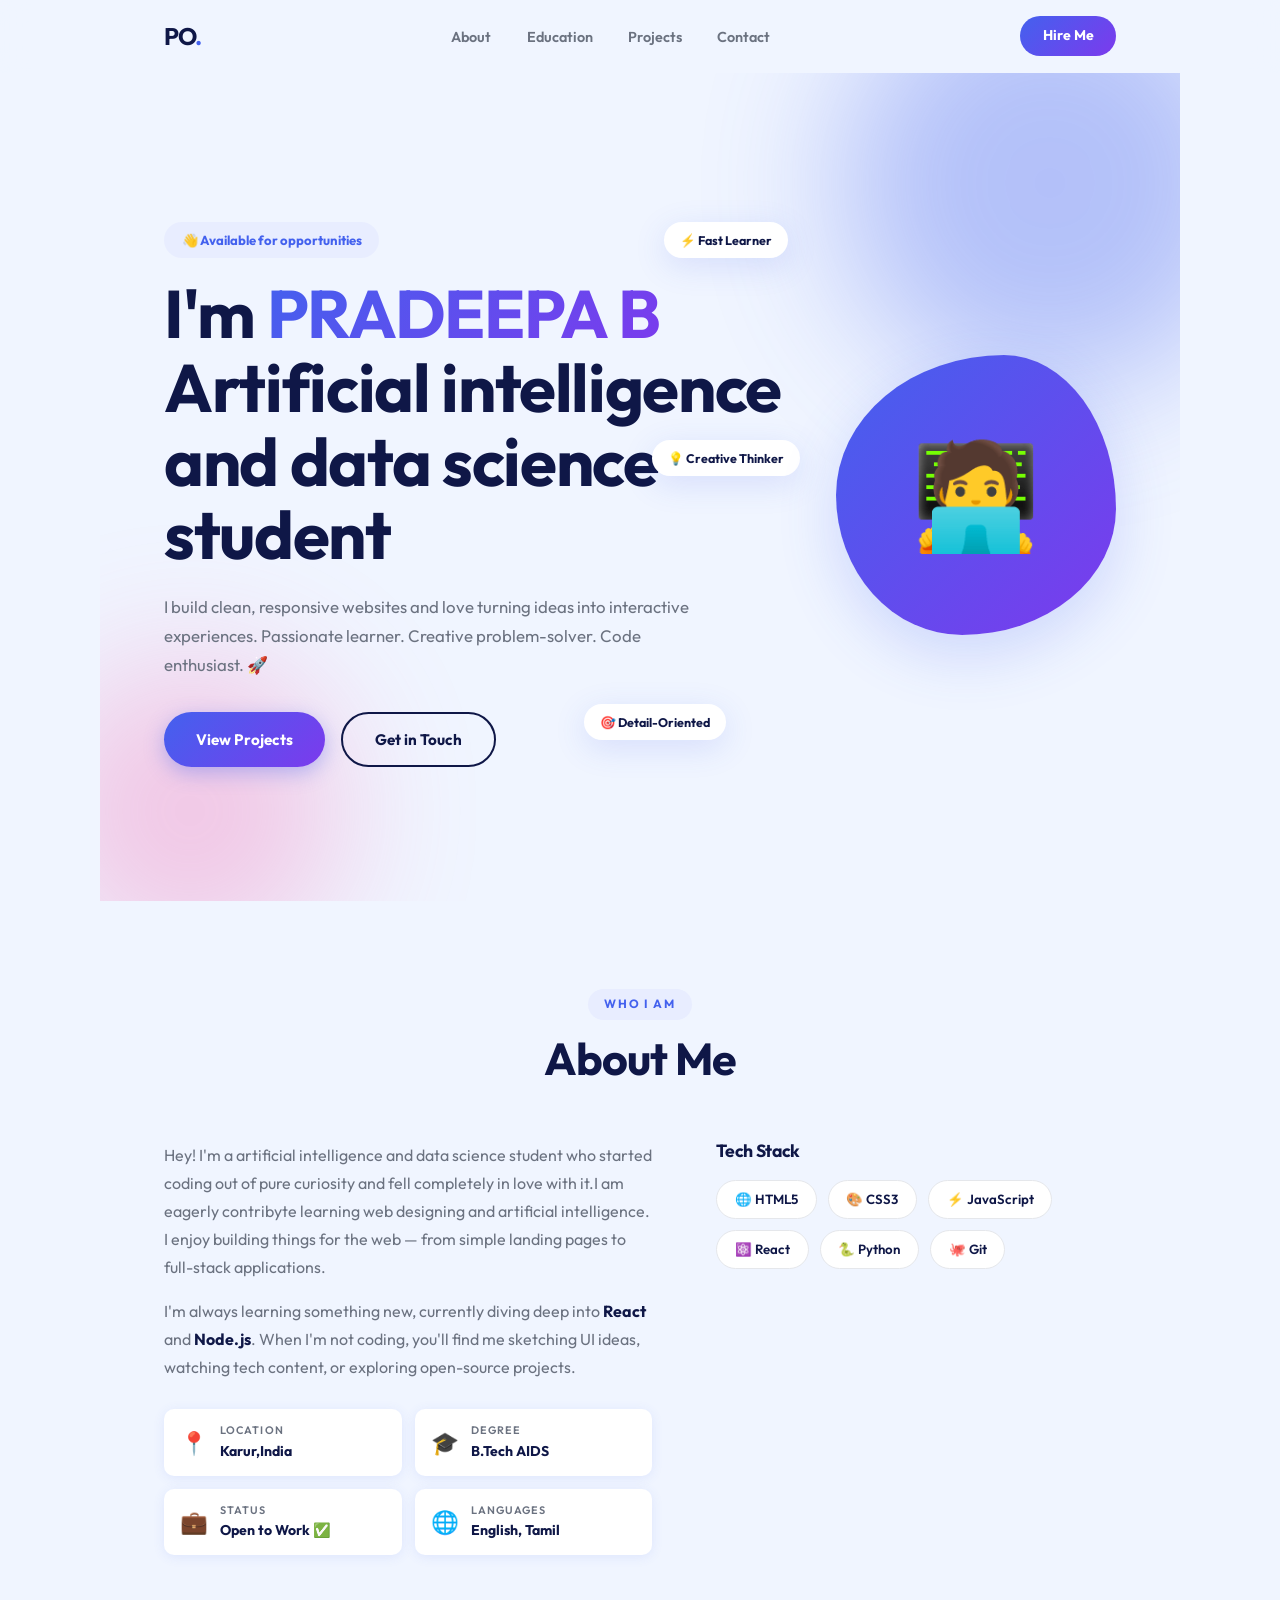
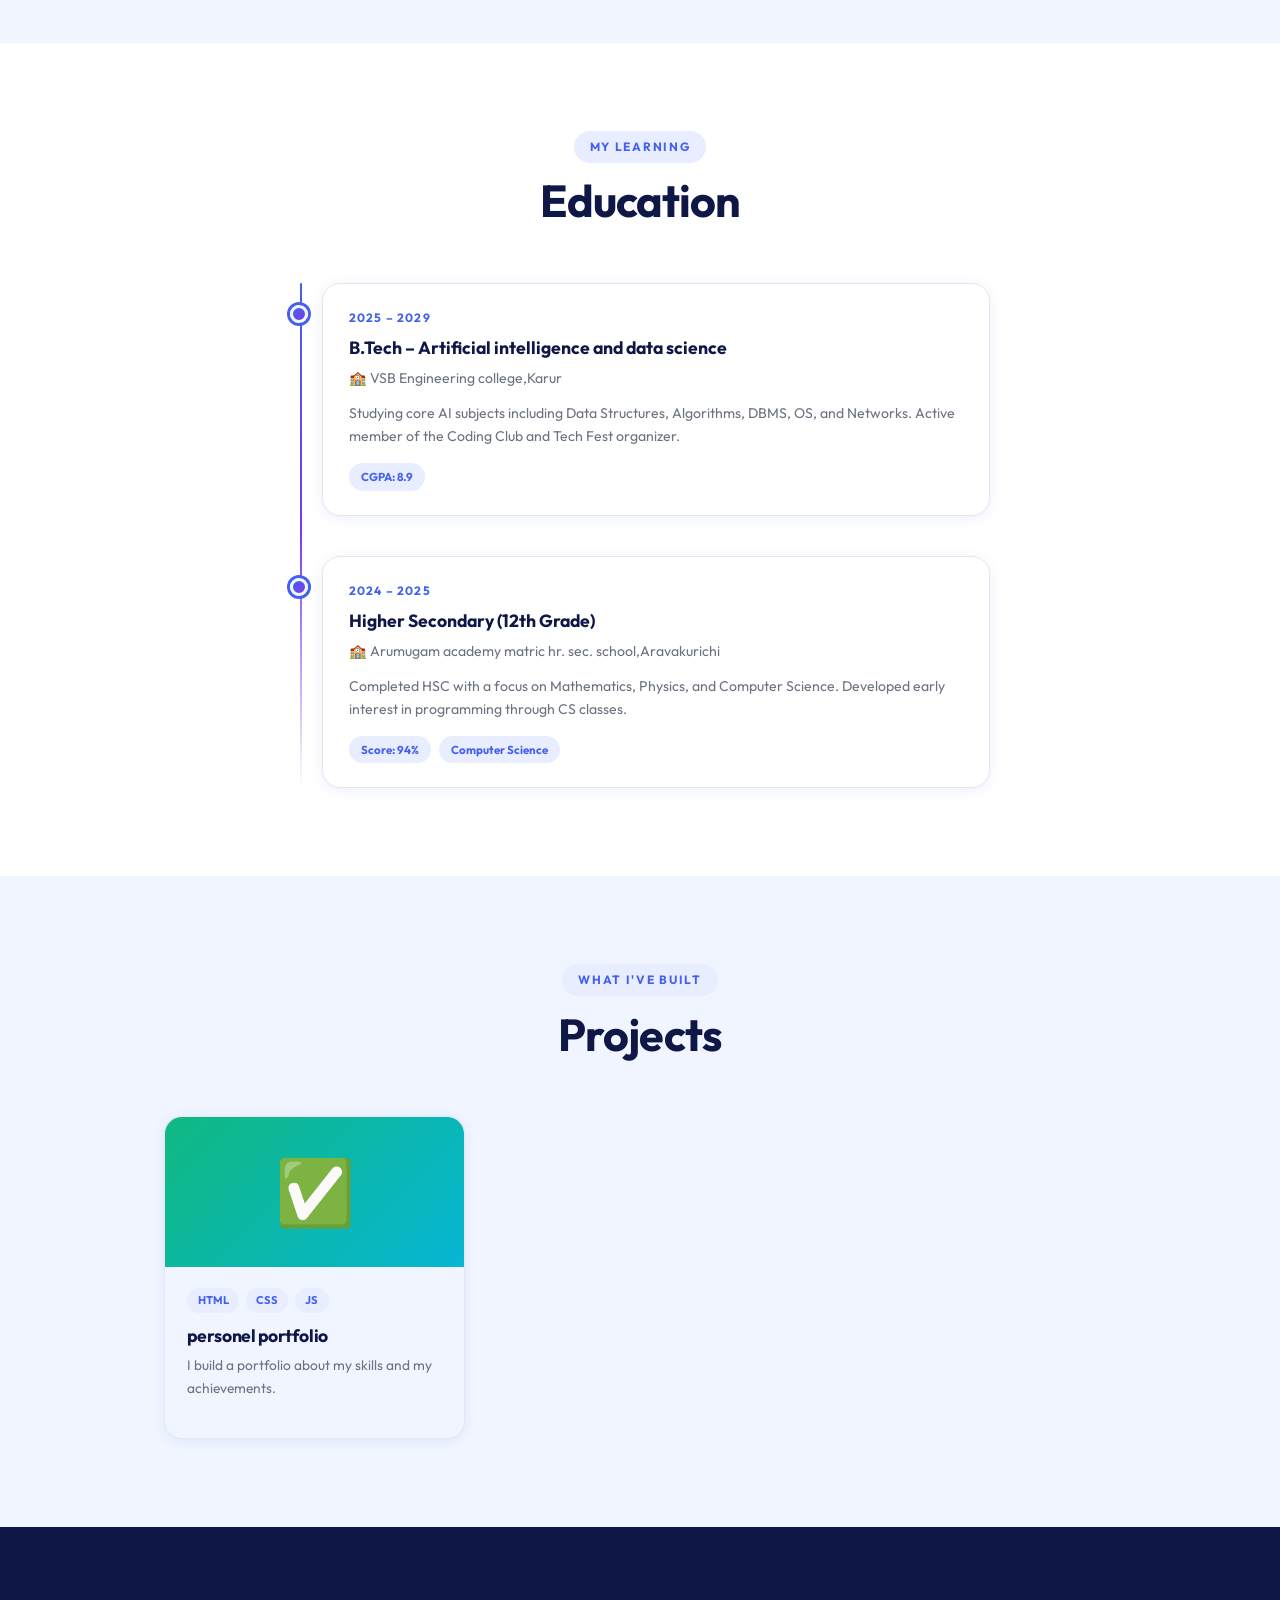
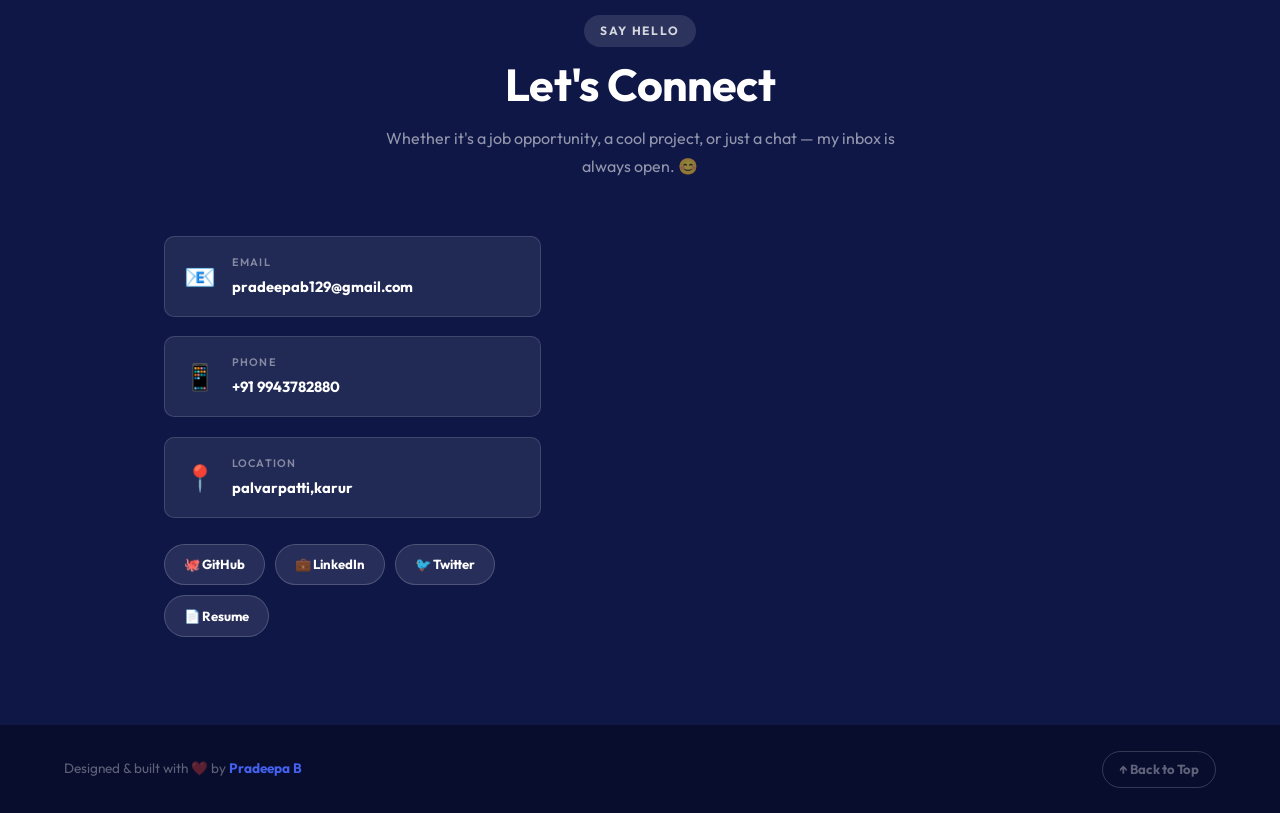
<file: index.html>
<!DOCTYPE html>
<html lang="en">
<head>
  <meta charset="UTF-8" />
  <meta name="viewport" content="width=device-width, initial-scale=1.0"/>
  <title>My Portfolio</title>

  <link rel="stylesheet" href="style.css" />

  <link rel="preconnect" href="https://fonts.googleapis.com">
  <link href="https://fonts.googleapis.com/css2?family=Outfit:wght@300;400;600;700;800&family=Clash+Display:wght@600;700&display=swap" rel="stylesheet">
  <link href="https://api.fontshare.com/v2/css?f[]=clash-display@600,700&display=swap" rel="stylesheet">
</head>
<body>

 
  <header class="navbar">
    <div class="nav-inner">
      <a href="#" class="logo">PO<span>.</span></a>
      <nav>
        <ul class="nav-links">
          <li><a href="#about">About</a></li>
          <li><a href="#education">Education</a></li>
          <li><a href="#projects">Projects</a></li>
          <li><a href="#contact">Contact</a></li>
        </ul>
      </nav>
      <a href="#contact" class="nav-cta">Hire Me</a>
    </div>
  </header>
  <section class="hero" id="home">
    <div class="hero-bg-circle c1"></div>
    <div class="hero-bg-circle c2"></div>

    <div class="hero-content">
      <span class="hero-badge">👋 Available for opportunities</span>
      <h1 class="hero-title">
        I'm <span class="grad-text">PRADEEPA B</span><br>
        Artificial intelligence and data science student
      </h1>
      <p class="hero-sub">
        I build clean, responsive websites and love turning ideas into interactive experiences.
        Passionate learner. Creative problem-solver. Code enthusiast. 🚀
      </p>
      <div class="hero-btns">
        <a href="#projects" class="btn btn-primary">View Projects</a>
        <a href="#contact"  class="btn btn-outline">Get in Touch</a>
      </div>

      <div class="chip chip-1">⚡ Fast Learner</div>
      <div class="chip chip-2">🎯 Detail-Oriented</div>
      <div class="chip chip-3">💡 Creative Thinker</div>
    </div>

    <div class="hero-avatar">
           
      <div class="avatar-blob">🧑‍💻</div>
    </div>
  </section>

  
  <section class="section" id="about">
    <div class="container">

      <div class="section-header reveal">
        <span class="tag">Who I Am</span>
        <h2 class="section-title">About Me</h2>
      </div>

      <div class="about-grid">
        <div class="about-text reveal">
          <p>
            Hey! I'm a artificial intelligence and data science student who started coding out of pure curiosity
            and fell completely in love with it.I am eagerly contribyte learning web designing and artificial intelligence. I enjoy building things for the web —
            from simple landing pages to full-stack applications.
          </p>
          <p>
            I'm always learning something new, currently diving deep into
            <strong>React</strong> and <strong>Node.js</strong>. When I'm not coding,
            you'll find me sketching UI ideas, watching tech content, or exploring
            open-source projects.
          </p>

          <div class="info-cards">
            <div class="info-card">
              <span class="info-icon">📍</span>
              <div>
                <span class="info-label">Location</span>
                <span class="info-val">Karur,India</span>
              </div>
            </div>
            <div class="info-card">
              <span class="info-icon">🎓</span>
              <div>
                <span class="info-label">Degree</span>
                <span class="info-val">B.Tech AIDS</span>
              </div>
            </div>
            <div class="info-card">
              <span class="info-icon">💼</span>
              <div>
                <span class="info-label">Status</span>
                <span class="info-val">Open to Work ✅</span>
              </div>
            </div>
            <div class="info-card">
              <span class="info-icon">🌐</span>
              <div>
                <span class="info-label">Languages</span>
                <span class="info-val">English, Tamil</span>
              </div>
            </div>
          </div>
        </div>

        <div class="about-skills reveal">
          <h3 class="skills-heading">Tech Stack</h3>
          <div class="skills-grid">
            <div class="skill-pill">🌐 HTML5</div>
            <div class="skill-pill">🎨 CSS3</div>
            <div class="skill-pill">⚡ JavaScript</div>
            <div class="skill-pill">⚛️ React</div>
            <div class="skill-pill">🐍 Python</div>
            <div class="skill-pill">🐙 Git</div>
            
          </div>
        </div>
      </div>

    </div>
  </section>

  
  <section class="section section-alt" id="education">
    <div class="container">

      <div class="section-header reveal">
        <span class="tag">My Learning</span>
        <h2 class="section-title">Education</h2>
      </div>

      <div class="timeline reveal">

        <div class="timeline-item">
          <div class="tl-dot"></div>
          <div class="tl-card">
            <div class="tl-year">2025 – 2029</div>
            <div class="tl-degree">B.Tech – Artificial intelligence and data science</div>
            <div class="tl-school">🏫 VSB Engineering college,Karur</div>
            <p class="tl-desc">
              Studying core AI subjects including Data Structures, Algorithms, DBMS,
              OS, and Networks. Active member of the Coding Club and Tech Fest organizer.
            </p>
            <div class="tl-badges">
              <span class="tl-badge">CGPA: 8.9</span>
              
            </div>
          </div>
        </div>

        <div class="timeline-item">
          <div class="tl-dot"></div>
          <div class="tl-card">
            <div class="tl-year">2024 – 2025</div>
            <div class="tl-degree">Higher Secondary (12th Grade)</div>
            <div class="tl-school">🏫 Arumugam academy matric hr. sec. school,Aravakurichi</div>
            <p class="tl-desc">
              Completed HSC with a focus on Mathematics, Physics, and Computer Science.
              Developed early interest in programming through CS classes.
            </p>
            <div class="tl-badges">
              <span class="tl-badge">Score: 94%</span>
              <span class="tl-badge">Computer Science</span>
            </div>
          </div>
        </div>

        

      </div>
    </div>
  </section>


  <section class="section" id="projects">
    <div class="container">

      <div class="section-header reveal">
        <span class="tag">What I've Built</span>
        <h2 class="section-title">Projects</h2>
      </div>

      <div class="projects-grid reveal">

       

        
            

        <div class="project-card">
          <div class="project-thumb thumb-green">✅</div>
          <div class="project-body">
            <div class="project-tags">
              <span class="ptag">HTML</span>
              <span class="ptag">CSS</span>
              <span class="ptag">JS</span>
            </div>
            <h3 class="project-name">personel portfolio</h3>
            <p class="project-desc">
              I build a portfolio about my skills and my achievements.
            </p>
            
          </div>
        </div>

        
            

        

      </div>
    </div>
  </section>

  
  <section class="section section-dark" id="contact">
    <div class="container">

      <div class="section-header reveal">
        <span class="tag tag-light">Say Hello</span>
        <h2 class="section-title light">Let's Connect</h2>
        <p class="section-sub">
          Whether it's a job opportunity, a cool project, or just a chat —
          my inbox is always open. 😊
        </p>
      </div>

      <div class="contact-grid reveal">

        
        <div class="contact-info">
          <div class="contact-card-item">
            <span class="ci-icon">📧</span>
            <div>
              <span class="ci-label">Email</span>
              <a href="mailto:pradeepab129@gmail.com" class="ci-val">pradeepab129@gmail.com</a>
            </div>
          </div>
          <div class="contact-card-item">
            <span class="ci-icon">📱</span>
            <div>
              <span class="ci-label">Phone</span>
              <span class="ci-val">+91 9943782880</span>
            </div>
          </div>
          <div class="contact-card-item">
            <span class="ci-icon">📍</span>
            <div>
              <span class="ci-label">Location</span>
              <span class="ci-val">palvarpatti,karur</span>
            </div>
          </div>

          <div class="social-row">
            <a href="#" class="social-btn">🐙 GitHub</a>
            <a href="#" class="social-btn">💼 LinkedIn</a>
            <a href="#" class="social-btn">🐦 Twitter</a>
            <a href="#" class="social-btn">📄 Resume</a>
          </div>
        </div>

        

      </div>
    </div>
  </section>

  <footer class="footer">
    <p>Designed & built with ❤️ by <strong>Pradeepa B</strong> </p>
    <a href="#home" class="back-top">↑ Back to Top</a>
  </footer>

  <script>
    const observer = new IntersectionObserver(entries => {
      entries.forEach(e => {
        if (e.isIntersecting) e.target.classList.add('visible');
      });
    }, { threshold: 0.1 });
    document.querySelectorAll('.reveal').forEach(el => observer.observe(el));

    window.addEventListener('scroll', () => {
      document.querySelector('.navbar')
        .classList.toggle('scrolled', window.scrollY > 40);
    });

    function handleSubmit(e) {
      e.preventDefault();
      document.getElementById('formSuccess').style.display = 'block';
      e.target.reset();
      setTimeout(() => {
        document.getElementById('formSuccess').style.display = 'none';
      }, 4000);
    }
  </script>

</body>
</html>
</file>
<file: style.css>
:root {
  --bg:          #f0f5ff;
  --white:       #ffffff;
  --navy:        #0f1747;
  --blue:        #4361ee;
  --blue-light:  #e8edff;
  --violet:      #7c3aed;
  --pink:        #f472b6;
  --green:       #10b981;
  --orange:      #f59e0b;
  --teal:        #06b6d4;
  --text:        #374151;
  --muted:       #6b7280;
  --border:      #e5e7eb;

  --grad-blue:   linear-gradient(135deg, #4361ee, #7c3aed);
  --grad-orange: linear-gradient(135deg, #f59e0b, #ef4444);
  --grad-green:  linear-gradient(135deg, #10b981, #06b6d4);
  --grad-pink:   linear-gradient(135deg, #f472b6, #a855f7);
  --grad-purple: linear-gradient(135deg, #8b5cf6, #3b82f6);
  --grad-teal:   linear-gradient(135deg, #06b6d4, #10b981);

  --shadow-sm:   0 2px 12px rgba(67, 97, 238, 0.10);
  --shadow-md:   0 8px 32px rgba(67, 97, 238, 0.15);
  --shadow-lg:   0 20px 60px rgba(67, 97, 238, 0.20);

  --radius-sm:   10px;
  --radius-md:   18px;
  --radius-lg:   28px;

  --font-head:   'Clash Display', 'Outfit', sans-serif;
  --font-body:   'Outfit', sans-serif;
}

*, *::before, *::after {
  box-sizing: border-box;
  margin: 0;
  padding: 0;
}

html {
  scroll-behavior: smooth;
}

body {
  background: var(--bg);
  color: var(--text);
  font-family: var(--font-body);
  font-size: 16px;
  line-height: 1.7;
  overflow-x: hidden;
}

img {
  max-width: 100%;
  display: block;
}

a {
  text-decoration: none;
  color: inherit;
}



h1, h2, h3 {
  font-family: var(--font-head);
  color: var(--navy);
  line-height: 1.15;
  letter-spacing: -0.02em;
}

p {
  color: var(--muted);
  line-height: 1.75;
}

strong {
  color: var(--navy);
  font-weight: 700;
}


.container {
  max-width: 1080px;
  margin: 0 auto;
  padding: 0 5%;
}

.section {
  padding: 5.5rem 0;
}

.section-alt {
  background: var(--white);
}

.section-dark {
  background: var(--navy);
}

.section-header {
  text-align: center;
  margin-bottom: 3.5rem;
}

.tag {
  display: inline-block;
  background: var(--blue-light);
  color: var(--blue);
  font-size: 0.75rem;
  font-weight: 700;
  letter-spacing: 0.14em;
  text-transform: uppercase;
  padding: 0.35rem 1rem;
  border-radius: 50px;
  margin-bottom: 0.8rem;
}

.tag-light {
  background: rgba(255,255,255,0.12);
  color: rgba(255,255,255,0.8);
}

.section-title {
  font-size: clamp(2rem, 4vw, 2.8rem);
  font-weight: 700;
  color: var(--navy);
}

.section-title.light {
  color: #fff;
}

.section-sub {
  color: rgba(255,255,255,0.55);
  max-width: 50ch;
  margin: 0.8rem auto 0;
  font-size: 1rem;
}

.grad-text {
  background: var(--grad-blue);
  -webkit-background-clip: text;
  -webkit-text-fill-color: transparent;
  background-clip: text;
}

.btn {
  display: inline-flex;
  align-items: center;
  gap: 0.4rem;
  padding: 0.8rem 2rem;
  border-radius: 50px;
  font-family: var(--font-body);
  font-size: 0.95rem;
  font-weight: 700;
  cursor: pointer;
  transition: transform 0.2s ease, box-shadow 0.2s ease, background 0.2s ease;
  border: none;
}

.btn-primary {
  background: var(--grad-blue);
  color: #fff;
  box-shadow: 0 6px 20px rgba(67, 97, 238, 0.35);
}

.btn-primary:hover {
  transform: translateY(-3px);
  box-shadow: 0 12px 30px rgba(67, 97, 238, 0.45);
}

.btn-outline {
  border: 2.5px solid var(--navy);
  color: var(--navy);
  background: transparent;
}

.btn-outline:hover {
  background: var(--navy);
  color: #fff;
  transform: translateY(-3px);
}

.btn-full {
  width: 100%;
  justify-content: center;
}



.navbar {
  position: sticky;
  top: 0;
  z-index: 200;
  background: rgba(240, 245, 255, 0.88);
  backdrop-filter: blur(14px);
  -webkit-backdrop-filter: blur(14px);
  transition: box-shadow 0.3s;
}

.navbar.scrolled {
  box-shadow: 0 4px 24px rgba(67, 97, 238, 0.12);
}

.nav-inner {
  max-width: 1080px;
  margin: 0 auto;
  padding: 1rem 5%;
  display: flex;
  align-items: center;
  justify-content: space-between;
  gap: 1rem;
}

.logo {
  font-family: var(--font-head);
  font-size: 1.5rem;
  font-weight: 700;
  color: var(--navy);
  letter-spacing: -0.04em;
}

.logo span {
  color: var(--blue);
}

.nav-links {
  list-style: none;
  display: flex;
  gap: 2.2rem;
}

.nav-links a {
  font-weight: 600;
  font-size: 0.9rem;
  color: var(--muted);
  transition: color 0.2s;
  position: relative;
}

.nav-links a::after {
  content: '';
  position: absolute;
  bottom: -3px;
  left: 0;
  width: 0;
  height: 2px;
  background: var(--blue);
  border-radius: 2px;
  transition: width 0.25s;
}

.nav-links a:hover {
  color: var(--blue);
}

.nav-links a:hover::after {
  width: 100%;
}

.nav-cta {
  background: var(--grad-blue);
  color: #fff;
  padding: 0.5rem 1.4rem;
  border-radius: 50px;
  font-weight: 700;
  font-size: 0.88rem;
  transition: transform 0.2s, box-shadow 0.2s;
}

.nav-cta:hover {
  transform: translateY(-2px);
  box-shadow: 0 6px 20px rgba(67, 97, 238, 0.38);
}


.hero {
  min-height: 92vh;
  display: flex;
  align-items: center;
  justify-content: center;
  gap: 3rem;
  padding: 5rem 5% 4rem;
  max-width: 1080px;
  margin: 0 auto;
  position: relative;
  overflow: hidden;
}

.hero-bg-circle {
  position: absolute;
  border-radius: 50%;
  pointer-events: none;
  z-index: 0;
  filter: blur(70px);
  opacity: 0.35;
}

.c1 {
  width: 420px;
  height: 420px;
  background: var(--blue);
  top: -100px;
  right: -80px;
}

.c2 {
  width: 300px;
  height: 300px;
  background: var(--pink);
  bottom: -60px;
  left: -60px;
}

.hero-content {
  flex: 1;
  position: relative;
  z-index: 1;
  animation: fadeSlideUp 0.7s ease both;
}

.hero-badge {
  display: inline-flex;
  align-items: center;
  gap: 0.5rem;
  background: var(--blue-light);
  color: var(--blue);
  padding: 0.4rem 1.1rem;
  border-radius: 50px;
  font-size: 0.82rem;
  font-weight: 700;
  margin-bottom: 1.2rem;
}

.hero-title {
  font-size: clamp(2.6rem, 6vw, 4.2rem);
  font-weight: 700;
  color: var(--navy);
  line-height: 1.1;
  margin-bottom: 1.2rem;
}

.hero-sub {
  max-width: 48ch;
  font-size: 1.05rem;
  color: var(--muted);
  line-height: 1.75;
  margin-bottom: 2rem;
}

.hero-btns {
  display: flex;
  gap: 1rem;
  flex-wrap: wrap;
}

.chip {
  position: absolute;
  background: var(--white);
  border-radius: 50px;
  padding: 0.45rem 1rem;
  font-size: 0.78rem;
  font-weight: 700;
  color: var(--navy);
  box-shadow: var(--shadow-md);
  white-space: nowrap;
  z-index: 2;
}

.chip-1 { top: 0;     right: 0;   animation: floatY 3.5s ease-in-out infinite; }
.chip-2 { bottom: 5%; right: 10%; animation: floatY 3.5s 1.2s ease-in-out infinite; }
.chip-3 { top: 40%;  right: -2%; animation: floatY 3.5s 0.6s ease-in-out infinite; }

.hero-avatar {
  flex-shrink: 0;
  position: relative;
  z-index: 1;
  animation: fadeSlideUp 0.7s 0.15s ease both;
}

.avatar-blob {
  width: 280px;
  height: 280px;
  background: var(--grad-blue);
  border-radius: 60% 40% 55% 45% / 50% 55% 45% 50%;
  display: flex;
  align-items: center;
  justify-content: center;
  font-size: 6.5rem;
  box-shadow: var(--shadow-lg);
  animation: morphBlob 9s ease-in-out infinite;
}



.about-grid {
  display: grid;
  grid-template-columns: 1.1fr 0.9fr;
  gap: 4rem;
  align-items: start;
}

.about-text p + p {
  margin-top: 1rem;
}

.info-cards {
  display: grid;
  grid-template-columns: 1fr 1fr;
  gap: 0.8rem;
  margin-top: 1.8rem;
}

.info-card {
  display: flex;
  align-items: center;
  gap: 0.75rem;
  background: var(--white);
  border-radius: var(--radius-sm);
  padding: 0.75rem 1rem;
  box-shadow: var(--shadow-sm);
}

.info-icon {
  font-size: 1.4rem;
  flex-shrink: 0;
}

.info-label {
  display: block;
  font-size: 0.68rem;
  text-transform: uppercase;
  letter-spacing: 0.1em;
  color: var(--muted);
  font-weight: 600;
}

.info-val {
  display: block;
  font-size: 0.88rem;
  font-weight: 700;
  color: var(--navy);
}

.skills-heading {
  font-size: 1.1rem;
  font-weight: 700;
  color: var(--navy);
  margin-bottom: 1.2rem;
}

.skills-grid {
  display: flex;
  flex-wrap: wrap;
  gap: 0.7rem;
}

.skill-pill {
  background: var(--white);
  border: 1.5px solid var(--border);
  color: var(--navy);
  padding: 0.45rem 1.1rem;
  border-radius: 50px;
  font-size: 0.83rem;
  font-weight: 600;
  cursor: default;
  transition: border-color 0.2s, transform 0.2s, box-shadow 0.2s;
}

.skill-pill:hover {
  border-color: var(--blue);
  color: var(--blue);
  transform: translateY(-3px);
  box-shadow: var(--shadow-sm);
}



.timeline {
  position: relative;
  max-width: 700px;
  margin: 0 auto;
  padding-left: 2rem;
}

.timeline::before {
  content: '';
  position: absolute;
  left: 10px;
  top: 0;
  bottom: 0;
  width: 2px;
  background: linear-gradient(to bottom, var(--blue), var(--violet), transparent);
  border-radius: 2px;
}

.timeline-item {
  position: relative;
  margin-bottom: 2.5rem;
}

.timeline-item:last-child {
  margin-bottom: 0;
}

.tl-dot {
  position: absolute;
  left: -2rem;
  top: 1.4rem;
  width: 18px;
  height: 18px;
  background: var(--grad-blue);
  border-radius: 50%;
  border: 3px solid var(--bg);
  box-shadow: 0 0 0 3px var(--blue);
}

.tl-card {
  background: var(--white);
  border-radius: var(--radius-md);
  padding: 1.5rem 1.6rem;
  box-shadow: var(--shadow-sm);
  border: 1px solid var(--border);
  transition: transform 0.25s, box-shadow 0.25s;
}

.tl-card:hover {
  transform: translateY(-4px);
  box-shadow: var(--shadow-md);
}

.tl-year {
  font-size: 0.75rem;
  font-weight: 700;
  text-transform: uppercase;
  letter-spacing: 0.1em;
  color: var(--blue);
  margin-bottom: 0.3rem;
}

.tl-degree {
  font-family: var(--font-head);
  font-size: 1.1rem;
  font-weight: 700;
  color: var(--navy);
  margin-bottom: 0.25rem;
}

.tl-school {
  font-size: 0.88rem;
  color: var(--muted);
  margin-bottom: 0.7rem;
}

.tl-desc {
  font-size: 0.88rem;
  color: var(--muted);
  line-height: 1.65;
  margin-bottom: 0.9rem;
}

.tl-badges {
  display: flex;
  gap: 0.5rem;
  flex-wrap: wrap;
}

.tl-badge {
  background: var(--blue-light);
  color: var(--blue);
  padding: 0.25rem 0.75rem;
  border-radius: 50px;
  font-size: 0.72rem;
  font-weight: 700;
}



.projects-grid {
  display: grid;
  grid-template-columns: repeat(auto-fill, minmax(300px, 1fr));
  gap: 1.5rem;
}

.project-card {
  background: var(--bg);
  border-radius: var(--radius-md);
  overflow: hidden;
  box-shadow: var(--shadow-sm);
  border: 1px solid var(--border);
  transition: transform 0.25s ease, box-shadow 0.25s ease;
}

.project-card:hover {
  transform: translateY(-8px);
  box-shadow: var(--shadow-lg);
}

.project-thumb {
  height: 150px;
  display: flex;
  align-items: center;
  justify-content: center;
  font-size: 4rem;
}

.thumb-blue   { background: var(--grad-blue); }
.thumb-orange { background: var(--grad-orange); }
.thumb-green  { background: var(--grad-green); }
.thumb-pink   { background: var(--grad-pink); }
.thumb-purple { background: var(--grad-purple); }
.thumb-teal   { background: var(--grad-teal); }

.project-body {
  padding: 1.3rem 1.4rem;
}

.project-tags {
  display: flex;
  gap: 0.4rem;
  flex-wrap: wrap;
  margin-bottom: 0.8rem;
}

.ptag {
  background: var(--blue-light);
  color: var(--blue);
  padding: 0.2rem 0.65rem;
  border-radius: 50px;
  font-size: 0.7rem;
  font-weight: 700;
}

.project-name {
  font-family: var(--font-head);
  font-size: 1.1rem;
  font-weight: 700;
  color: var(--navy);
  margin-bottom: 0.5rem;
}

.project-desc {
  font-size: 0.86rem;
  color: var(--muted);
  line-height: 1.65;
  margin-bottom: 1.1rem;
}

.project-links {
  display: flex;
  gap: 0.7rem;
}

.plink {
  padding: 0.42rem 1rem;
  border-radius: 50px;
  font-size: 0.78rem;
  font-weight: 700;
  transition: transform 0.15s, box-shadow 0.15s;
}

.plink:hover {
  transform: translateY(-2px);
}

.plink-live {
  background: var(--blue);
  color: #fff;
}

.plink-live:hover {
  box-shadow: 0 6px 18px rgba(67, 97, 238, 0.4);
}

.plink-code {
  border: 2px solid var(--navy);
  color: var(--navy);
}

.plink-code:hover {
  background: var(--navy);
  color: #fff;
}


.contact-grid {
  display: grid;
  grid-template-columns: 1fr 1.4fr;
  gap: 3rem;
  align-items: start;
}

.contact-info {
  display: flex;
  flex-direction: column;
  gap: 1.2rem;
}

.contact-card-item {
  display: flex;
  align-items: center;
  gap: 1rem;
  background: rgba(255,255,255,0.08);
  border: 1px solid rgba(255,255,255,0.14);
  border-radius: var(--radius-sm);
  padding: 1rem 1.2rem;
}

.ci-icon {
  font-size: 1.6rem;
  flex-shrink: 0;
}

.ci-label {
  display: block;
  font-size: 0.68rem;
  text-transform: uppercase;
  letter-spacing: 0.1em;
  color: rgba(255,255,255,0.45);
  font-weight: 600;
  margin-bottom: 0.1rem;
}

.ci-val {
  font-size: 0.92rem;
  font-weight: 700;
  color: #fff;
}

.social-row {
  display: flex;
  flex-wrap: wrap;
  gap: 0.6rem;
  margin-top: 0.4rem;
}

.social-btn {
  background: rgba(255,255,255,0.1);
  border: 1px solid rgba(255,255,255,0.18);
  color: #fff;
  padding: 0.55rem 1.2rem;
  border-radius: 50px;
  font-size: 0.82rem;
  font-weight: 700;
  transition: background 0.2s, transform 0.2s;
}

.social-btn:hover {
  background: var(--blue);
  transform: translateY(-2px);
}

.contact-form {
  background: var(--white);
  border-radius: var(--radius-lg);
  padding: 2.2rem;
  box-shadow: var(--shadow-lg);
  display: flex;
  flex-direction: column;
  gap: 1rem;
}

.form-row {
  display: grid;
  grid-template-columns: 1fr 1fr;
  gap: 1rem;
}

.form-group {
  display: flex;
  flex-direction: column;
  gap: 0.4rem;
}

.form-group label {
  font-size: 0.82rem;
  font-weight: 700;
  color: var(--navy);
}

.form-group input,
.form-group textarea {
  width: 100%;
  padding: 0.75rem 1rem;
  border: 1.5px solid var(--border);
  border-radius: var(--radius-sm);
  font-family: var(--font-body);
  font-size: 0.9rem;
  color: var(--navy);
  background: var(--bg);
  outline: none;
  transition: border-color 0.2s, box-shadow 0.2s;
  resize: vertical;
}

.form-group input:focus,
.form-group textarea:focus {
  border-color: var(--blue);
  box-shadow: 0 0 0 3px rgba(67, 97, 238, 0.12);
}

.form-success {
  display: none;
  background: #d1fae5;
  color: #065f46;
  border-radius: var(--radius-sm);
  padding: 0.75rem 1rem;
  font-size: 0.9rem;
  font-weight: 700;
  text-align: center;
}



  .footer {
  background: #080d2e;
  padding: 1.6rem 5%;
  display: flex;
  align-items: center;
  justify-content: space-between;
  flex-wrap: wrap;
  gap: 0.5rem;
}

.footer p {
  color: rgba(255,255,255,0.35);
  font-size: 0.85rem;
}

.footer strong {
  color: var(--blue);
}

.back-top {
  font-size: 0.82rem;
  font-weight: 700;
  color: rgba(255,255,255,0.35);
  border: 1px solid rgba(255,255,255,0.18);
  padding: 0.4rem 1rem;
  border-radius: 50px;
  transition: background 0.2s, color 0.2s;
}

.back-top:hover {
  background: var(--blue);
  color: #fff;
  border-color: var(--blue);
}



.reveal {
  opacity: 0;
  transform: translateY(32px);
  transition: opacity 0.7s ease, transform 0.7s ease;
}

.reveal.visible {
  opacity: 1;
  transform: translateY(0);
}

.reveal.visible .project-card:nth-child(2) { transition-delay: 0.08s; }
.reveal.visible .project-card:nth-child(3) { transition-delay: 0.16s; }
.reveal.visible .project-card:nth-child(4) { transition-delay: 0.24s; }
.reveal.visible .project-card:nth-child(5) { transition-delay: 0.32s; }
.reveal.visible .project-card:nth-child(6) { transition-delay: 0.40s; }

@keyframes fadeSlideUp {
  from { opacity: 0; transform: translateY(28px); }
  to   { opacity: 1; transform: translateY(0);    }
}

@keyframes floatY {
  0%, 100% { transform: translateY(0);    }
  50%       { transform: translateY(-10px); }
}

@keyframes morphBlob {
  0%,100% { border-radius: 60% 40% 55% 45% / 50% 55% 45% 50%; }
  25%      { border-radius: 45% 55% 40% 60% / 60% 40% 55% 45%; }
  50%      { border-radius: 55% 45% 60% 40% / 45% 55% 50% 50%; }
  75%      { border-radius: 40% 60% 45% 55% / 55% 45% 60% 40%; }
}

@keyframes blink {
  0%, 100% { opacity: 1; }
  50%       { opacity: 0.4; }
}



@media (max-width: 860px) {
  .hero {
    flex-direction: column;
    text-align: center;
    padding-top: 3rem;
    min-height: auto;
  }

  .hero-btns {
    justify-content: center;
  }

  .hero-sub {
    margin: 0 auto 2rem;
  }

  .hero-avatar {
    order: -1;
  }

  .avatar-blob {
    width: 200px;
    height: 200px;
    font-size: 5rem;
  }

  .chip {
    display: none;
  }

  .about-grid {
    grid-template-columns: 1fr;
    gap: 2.5rem;
  }

  .info-cards {
    grid-template-columns: 1fr;
  }

  .contact-grid {
    grid-template-columns: 1fr;
    gap: 2rem;
  }

  .form-row {
    grid-template-columns: 1fr;
  }

  .nav-links {
    display: none;
  }

  .footer {
    justify-content: center;
    text-align: center;
  }
}

@media (max-width: 500px) {
  .projects-grid {
    grid-template-columns: 1fr;
  }

  .hero-title {
    font-size: 2.2rem;
  }
}
</file>
